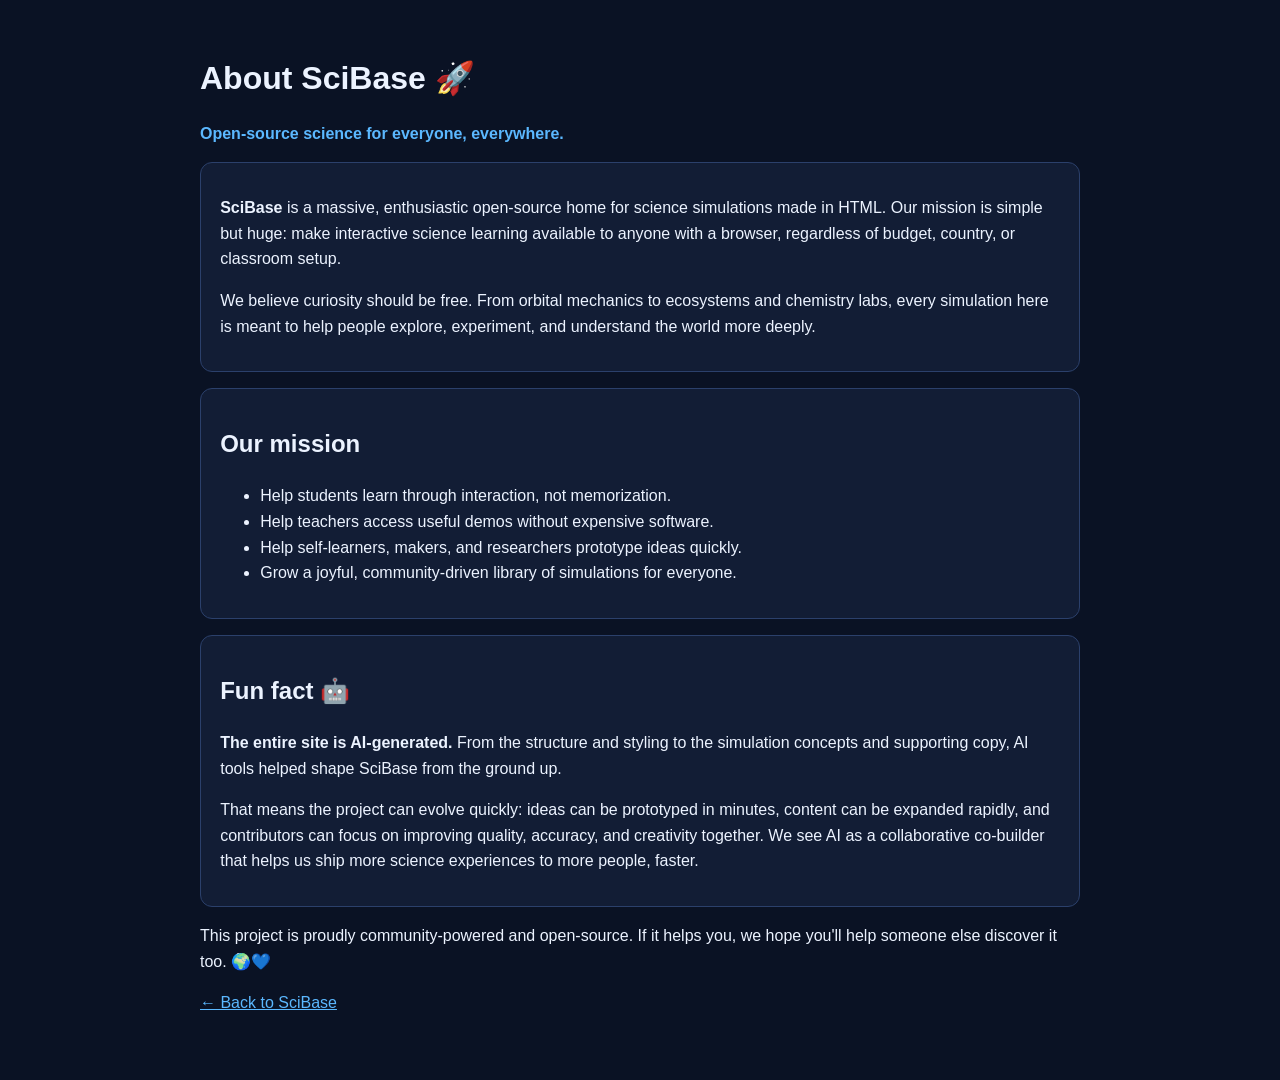
<file: about.html>
<!DOCTYPE html>
<html lang="en">
<head>
  <meta charset="UTF-8" />
  <meta name="viewport" content="width=device-width, initial-scale=1.0" />
  <title>About SciBase</title>
  <style>
    body { font-family: Inter, Segoe UI, Arial, sans-serif; margin: 0; background: #0a1224; color: #ecf3ff; }
    main { max-width: 880px; margin: 0 auto; padding: 2rem 1rem 3rem; line-height: 1.6; }
    h1 { margin-bottom: 0.3rem; }
    .tag { color: #5bb8ff; font-weight: 700; }
    a { color: #5bb8ff; }
    .panel { background: #121d35; border: 1px solid #2b406b; border-radius: 12px; padding: 1rem 1.2rem; margin-top: 1rem; }
  </style>
</head>
<body>
  <main>
    <h1>About SciBase 🚀</h1>
    <p class="tag">Open-source science for everyone, everywhere.</p>

    <div class="panel">
      <p><strong>SciBase</strong> is a massive, enthusiastic open-source home for science simulations made in HTML. Our mission is simple but huge: make interactive science learning available to anyone with a browser, regardless of budget, country, or classroom setup.</p>
      <p>We believe curiosity should be free. From orbital mechanics to ecosystems and chemistry labs, every simulation here is meant to help people explore, experiment, and understand the world more deeply.</p>
    </div>

    <div class="panel">
      <h2>Our mission</h2>
      <ul>
        <li>Help students learn through interaction, not memorization.</li>
        <li>Help teachers access useful demos without expensive software.</li>
        <li>Help self-learners, makers, and researchers prototype ideas quickly.</li>
        <li>Grow a joyful, community-driven library of simulations for everyone.</li>
      </ul>
    </div>

    <div class="panel">
      <h2>Fun fact 🤖</h2>
      <p><strong>The entire site is AI-generated.</strong> From the structure and styling to the simulation concepts and supporting copy, AI tools helped shape SciBase from the ground up.</p>
      <p>That means the project can evolve quickly: ideas can be prototyped in minutes, content can be expanded rapidly, and contributors can focus on improving quality, accuracy, and creativity together. We see AI as a collaborative co-builder that helps us ship more science experiences to more people, faster.</p>
    </div>

    <p>This project is proudly community-powered and open-source. If it helps you, we hope you'll help someone else discover it too. 🌍💙</p>
    <p><a href="index.html">← Back to SciBase</a></p>
  </main>
</body>
</html>
</file>
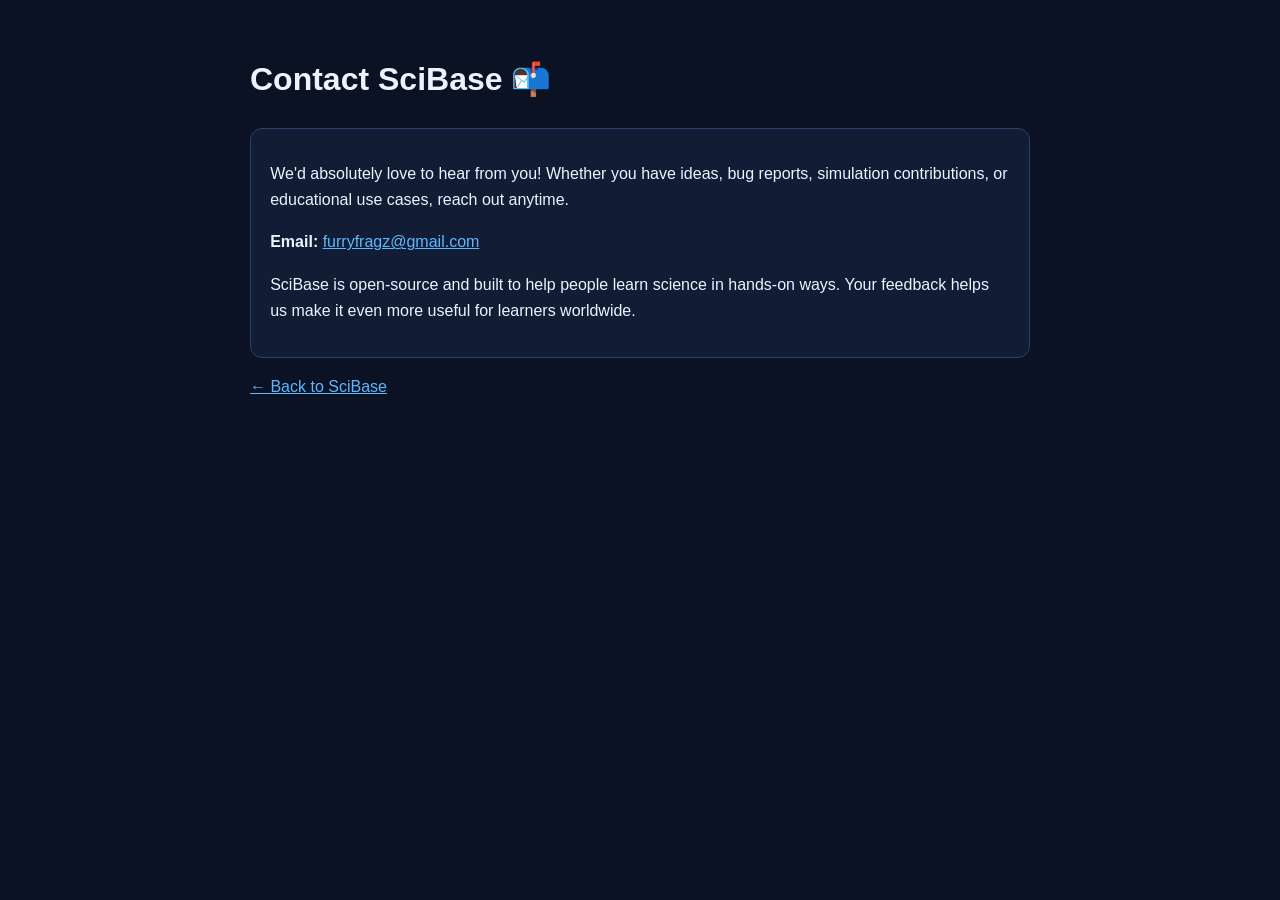
<file: contact.html>
<!DOCTYPE html>
<html lang="en">
<head>
  <meta charset="UTF-8" />
  <meta name="viewport" content="width=device-width, initial-scale=1.0" />
  <title>Contact SciBase</title>
  <style>
    body { font-family: Inter, Segoe UI, Arial, sans-serif; margin: 0; background: #0a1224; color: #ecf3ff; }
    main { max-width: 780px; margin: 0 auto; padding: 2rem 1rem 3rem; line-height: 1.65; }
    a { color: #5bb8ff; }
    .card { background: #121d35; border: 1px solid #2b406b; border-radius: 12px; padding: 1rem 1.2rem; }
  </style>
</head>
<body>
  <main>
    <h1>Contact SciBase 📬</h1>
    <div class="card">
      <p>We'd absolutely love to hear from you! Whether you have ideas, bug reports, simulation contributions, or educational use cases, reach out anytime.</p>
      <p><strong>Email:</strong> <a href="mailto:furryfragz@gmail.com">furryfragz@gmail.com</a></p>
      <p>SciBase is open-source and built to help people learn science in hands-on ways. Your feedback helps us make it even more useful for learners worldwide.</p>
    </div>
    <p><a href="index.html">← Back to SciBase</a></p>
  </main>
</body>
</html>
</file>
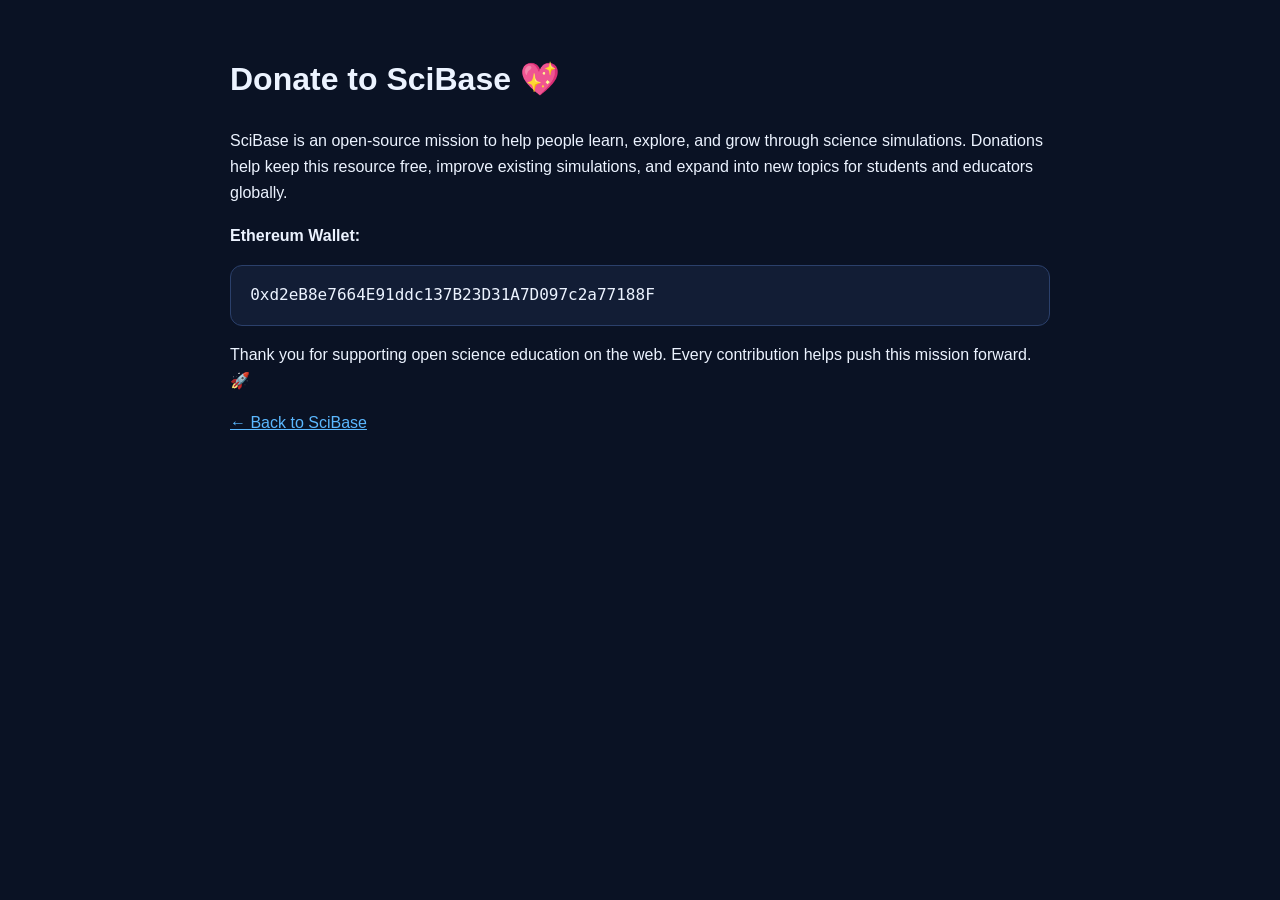
<file: donate.html>
<!DOCTYPE html>
<html lang="en">
<head>
  <meta charset="UTF-8" />
  <meta name="viewport" content="width=device-width, initial-scale=1.0" />
  <title>Donate to SciBase</title>
  <style>
    body { font-family: Inter, Segoe UI, Arial, sans-serif; margin: 0; background: #0a1224; color: #ecf3ff; }
    main { max-width: 820px; margin: 0 auto; padding: 2rem 1rem 3rem; line-height: 1.65; }
    .wallet { background: #121d35; border: 1px solid #2b406b; border-radius: 12px; padding: 1rem 1.2rem; font-family: ui-monospace, SFMono-Regular, Menlo, Monaco, Consolas, monospace; word-break: break-all; }
    a { color: #5bb8ff; }
  </style>
</head>
<body>
  <main>
    <h1>Donate to SciBase 💖</h1>
    <p>SciBase is an open-source mission to help people learn, explore, and grow through science simulations. Donations help keep this resource free, improve existing simulations, and expand into new topics for students and educators globally.</p>

    <p><strong>Ethereum Wallet:</strong></p>
    <p class="wallet">0xd2eB8e7664E91ddc137B23D31A7D097c2a77188F</p>

    <p>Thank you for supporting open science education on the web. Every contribution helps push this mission forward. 🚀</p>
    <p><a href="index.html">← Back to SciBase</a></p>
  </main>
</body>
</html>
</file>
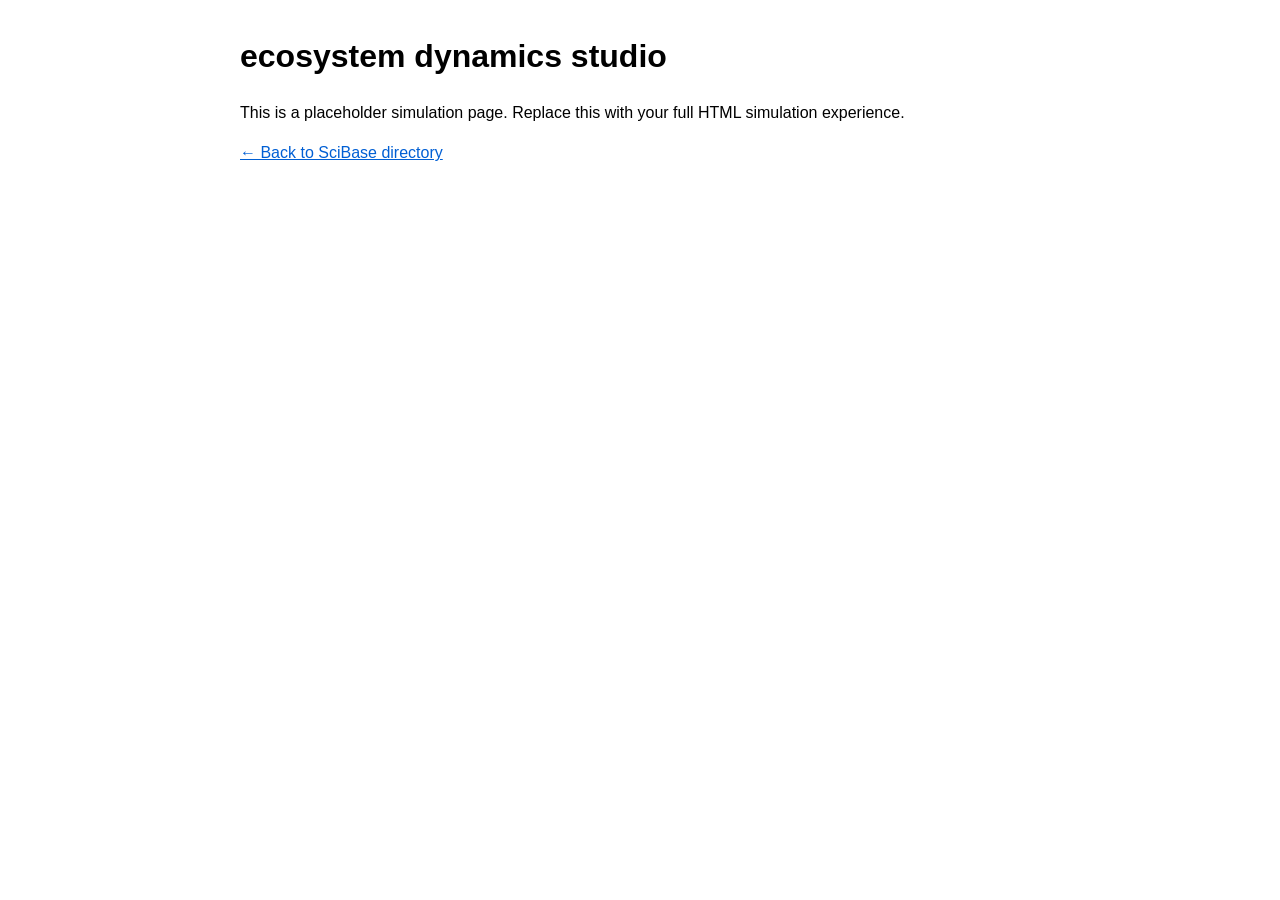
<file: ecosystem-dynamics-studio.html>
<!DOCTYPE html>
<html lang="en">
<head>
  <meta charset="UTF-8" />
  <meta name="viewport" content="width=device-width, initial-scale=1.0" />
  <title>ecosystem dynamics studio | SciBase</title>
  <style>body{font-family:Arial,sans-serif;max-width:800px;margin:2rem auto;padding:0 1rem;line-height:1.5;}a{color:#005fd4;}</style>
</head>
<body>
  <h1>ecosystem dynamics studio</h1>
  <p>This is a placeholder simulation page. Replace this with your full HTML simulation experience.</p>
  <p><a href="index.html">← Back to SciBase directory</a></p>
</body>
</html>
</file>
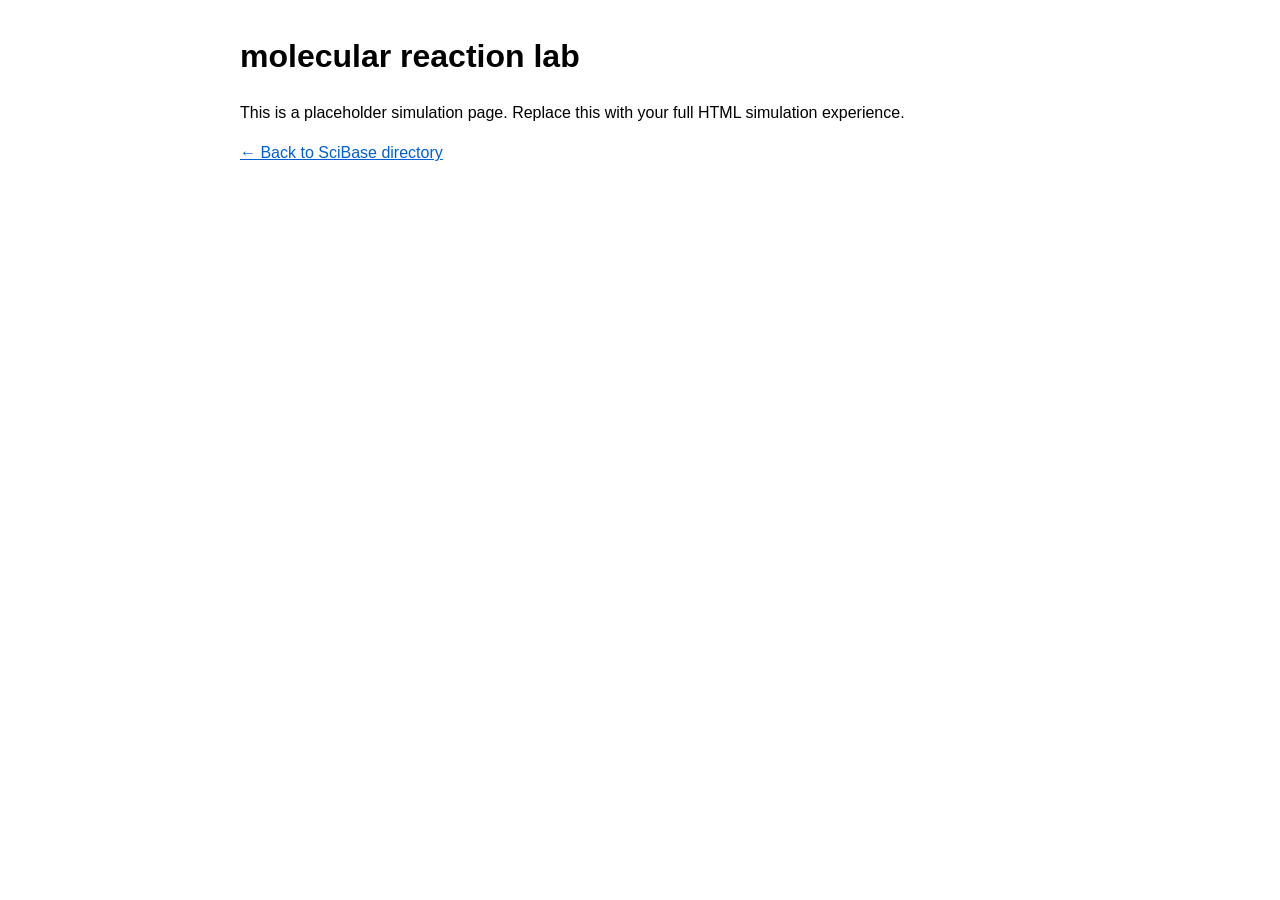
<file: molecular-reaction-lab.html>
<!DOCTYPE html>
<html lang="en">
<head>
  <meta charset="UTF-8" />
  <meta name="viewport" content="width=device-width, initial-scale=1.0" />
  <title>molecular reaction lab | SciBase</title>
  <style>body{font-family:Arial,sans-serif;max-width:800px;margin:2rem auto;padding:0 1rem;line-height:1.5;}a{color:#005fd4;}</style>
</head>
<body>
  <h1>molecular reaction lab</h1>
  <p>This is a placeholder simulation page. Replace this with your full HTML simulation experience.</p>
  <p><a href="index.html">← Back to SciBase directory</a></p>
</body>
</html>
</file>
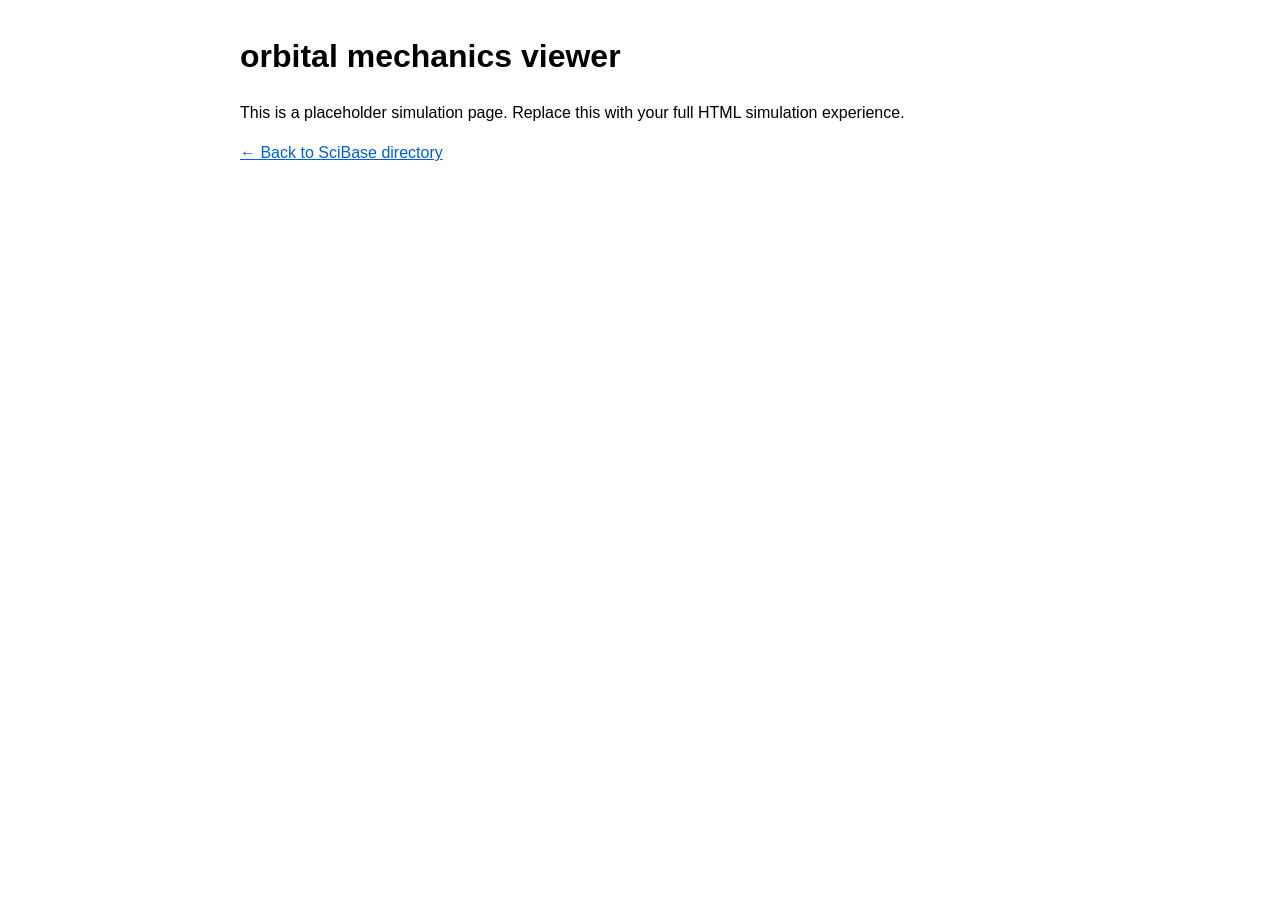
<file: orbital-mechanics-viewer.html>
<!DOCTYPE html>
<html lang="en">
<head>
  <meta charset="UTF-8" />
  <meta name="viewport" content="width=device-width, initial-scale=1.0" />
  <title>orbital mechanics viewer | SciBase</title>
  <style>body{font-family:Arial,sans-serif;max-width:800px;margin:2rem auto;padding:0 1rem;line-height:1.5;}a{color:#005fd4;}</style>
</head>
<body>
  <h1>orbital mechanics viewer</h1>
  <p>This is a placeholder simulation page. Replace this with your full HTML simulation experience.</p>
  <p><a href="index.html">← Back to SciBase directory</a></p>
</body>
</html>
</file>
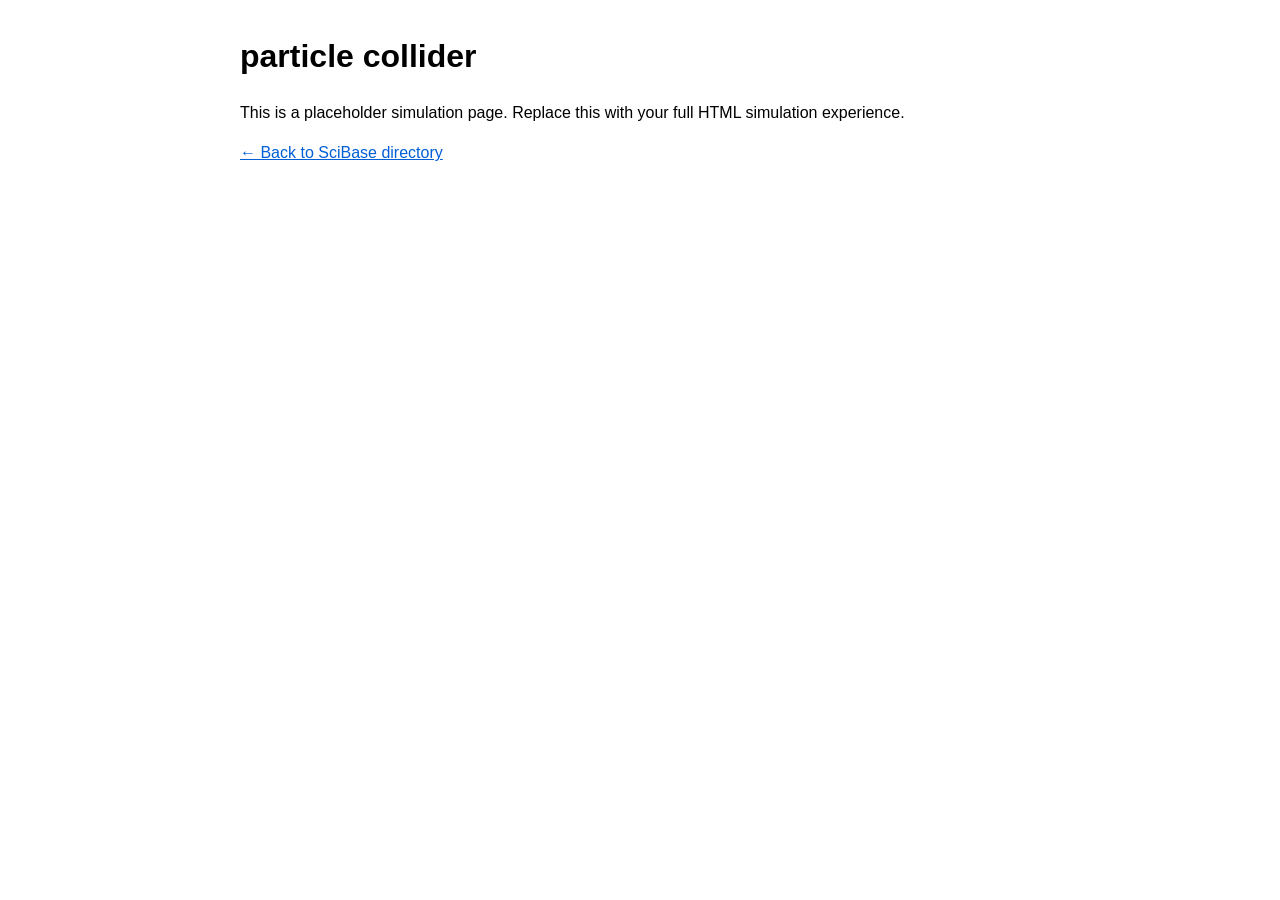
<file: particle-collider.html>
<!DOCTYPE html>
<html lang="en">
<head>
  <meta charset="UTF-8" />
  <meta name="viewport" content="width=device-width, initial-scale=1.0" />
  <title>particle collider | SciBase</title>
  <style>body{font-family:Arial,sans-serif;max-width:800px;margin:2rem auto;padding:0 1rem;line-height:1.5;}a{color:#005fd4;}</style>
</head>
<body>
  <h1>particle collider</h1>
  <p>This is a placeholder simulation page. Replace this with your full HTML simulation experience.</p>
  <p><a href="index.html">← Back to SciBase directory</a></p>
</body>
</html>
</file>
